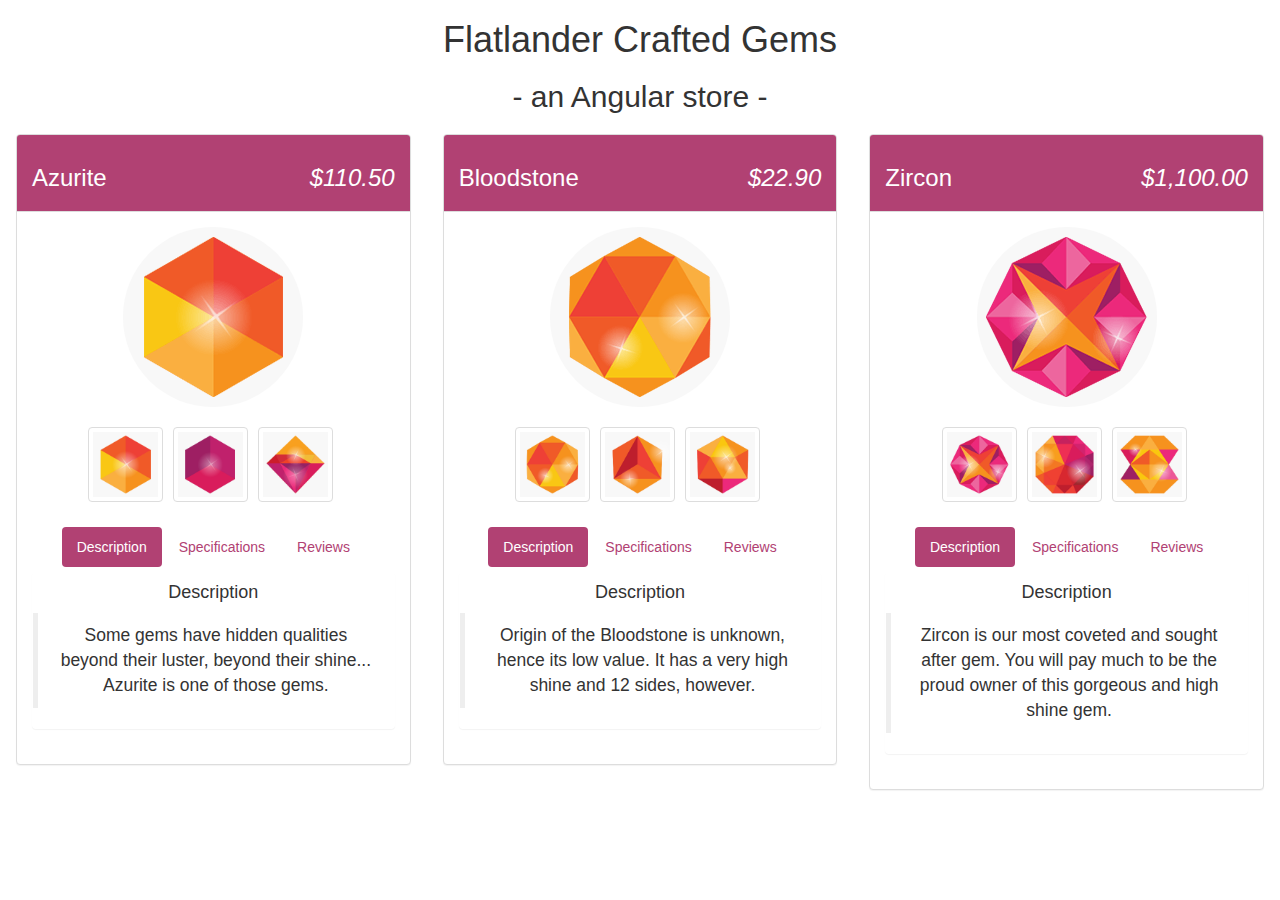
<file: index.html>
<!DOCTYPE html>
<html ng-app="store">
	<head>
		<link rel="stylesheet" type="text/css" href="assets/stylesheets/bootstrap.min.css" />
		<link rel="stylesheet" type="text/css" href="app.css" />
	</head>
	<body ng-controller="StoreController as store">
		<header>
			<center><h1>Flatlander Crafted Gems</h1></center>
			<center><h2>- an Angular store -</h2></center>
		</header>
		<ul class="list-group">
			<li class="list-group-item col-md-4" style="border-color:white;" ng-repeat="product in store.products">
				<div class="panel panel-default">
					<div class="panel-heading">
						<product-title></product-title>
					</div>
					<div class="panel-body">
						<product-gallery></product-gallery>
						<product-panels></product-panels>
					</div>
				</div>
			</li>
		</ul>
		<script type="text/javascript" src="assets/javascripts/angular.min.js"></script>
		<script type="text/javascript" src="assets/javascripts/jquery-2.1.3.min.js"></script>
		<script type="text/javascript" src="assets/javascripts/bootstrap.min.js"></script>
		<script type="text/javascript" src="app.js"></script>
		<script type="text/javascript" src="products.js"></script>
	</body>
</html>
</file>
<file: app.css>
a:link { color: #b14173; }
a:visited { color: #b14173; }
a:hover { color: #b14173; }
a:active { color: #b14173; }

.nav-pills > li.active > a, 
.nav-pills > li.active > a:hover, 
.nav-pills > li.active > a:focus {
    background-color: #b14173;
}

.center-pills { display: inline-block; }

.btn-default,
.btn-default:hover,
.btn-default:focus { 
	background-color: #b14173;
	color: white;
}

.ng-invalid.ng-dirty {
	border-color: #fa787e;
}

.ng-valid.ng-dirty {
	border-color: #78fa89;
}

.panel > .panel-heading {
	background-color: #b14173;
	color: white;
}
</file>
